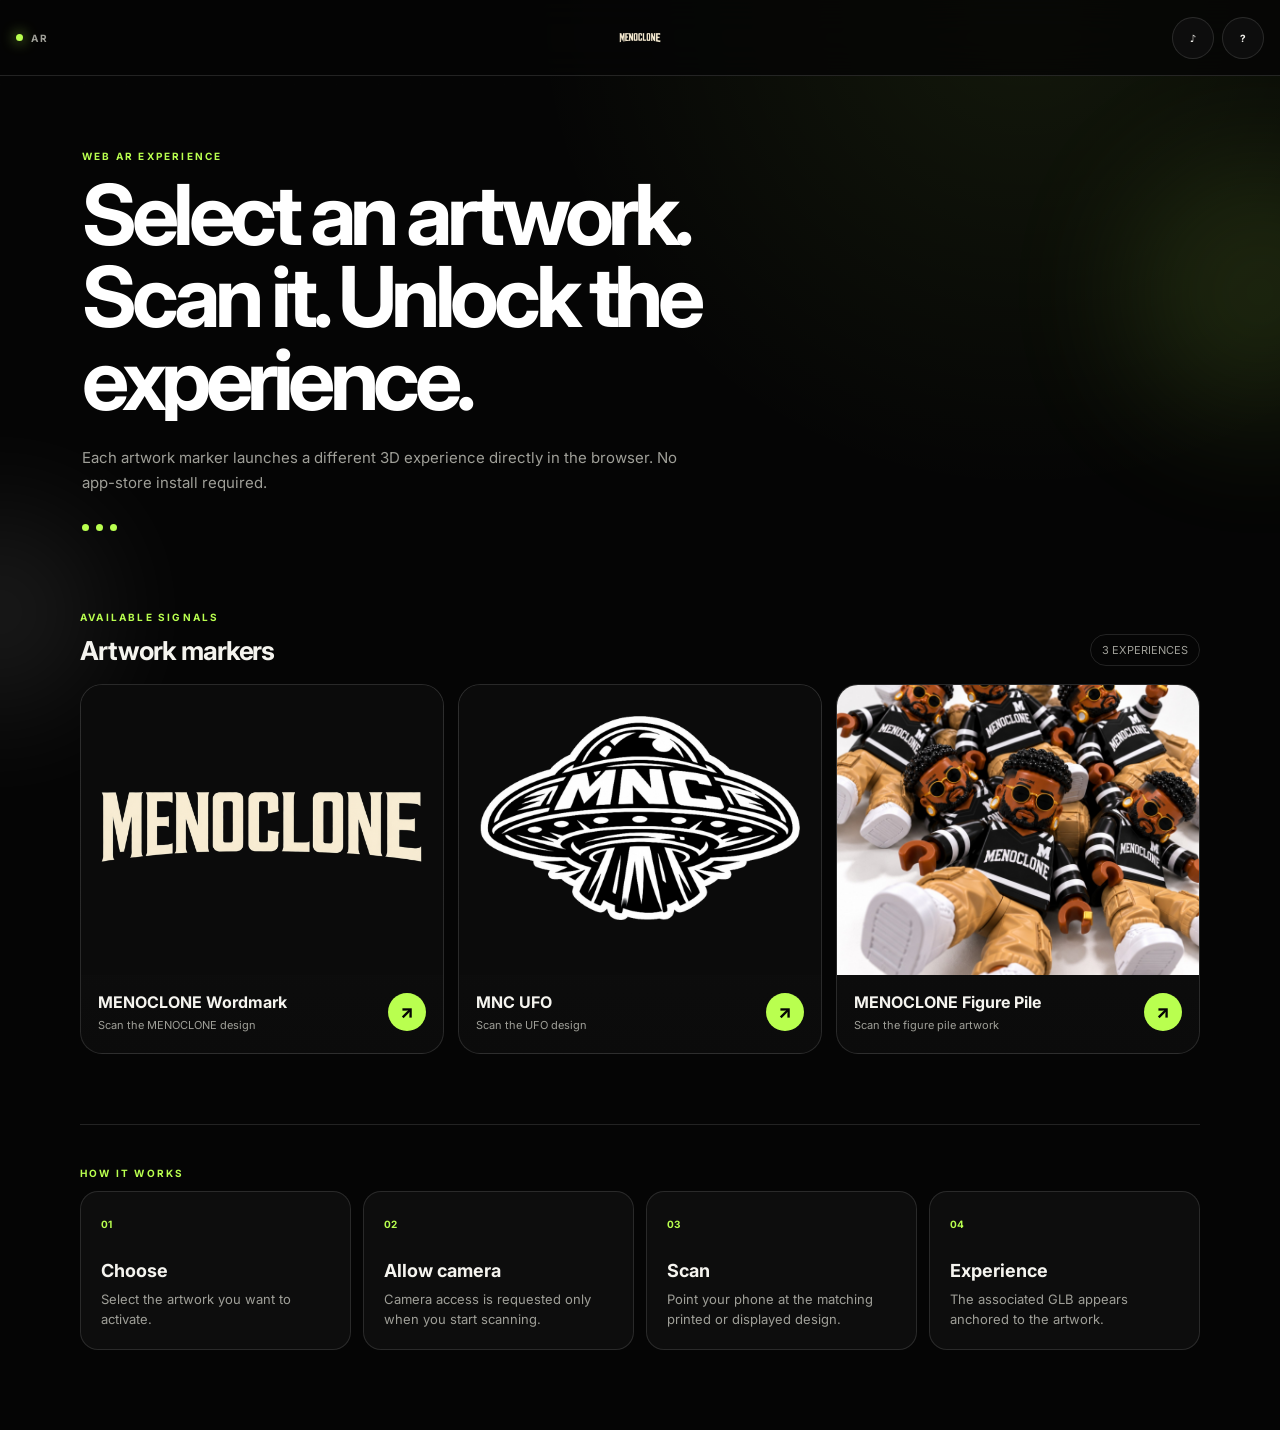
<file: index.html>
<!doctype html>
<html lang="en">
<head>
  <meta charset="UTF-8" />
  <meta name="viewport" content="width=device-width, initial-scale=1, viewport-fit=cover" />
  <meta name="theme-color" content="#050505" />
  <title>MENOCLONE AR</title>
  <link rel="preconnect" href="https://fonts.googleapis.com">
  <link rel="preconnect" href="https://fonts.gstatic.com" crossorigin>
  <link href="https://fonts.googleapis.com/css2?family=Inter:wght@400;500;600;700;800&display=swap" rel="stylesheet">
  <link rel="stylesheet" href="styles.css" />
</head>
<body>
  <div class="ambient-grid" aria-hidden="true"></div>
  <div class="orb orb-a" aria-hidden="true"></div>
  <div class="orb orb-b" aria-hidden="true"></div>

  <div id="splash" class="splash" aria-hidden="false">
    <div class="splash-pulse" aria-hidden="true"></div>
    <img class="splash-logo" src="assets/images/brand-logo.png" alt="MENOCLONE" />
    <p>SCAN THE SIGNAL</p>
    <div class="splash-loader"><i></i></div>
  </div>

  <header class="topbar">
    <div class="topbar-side topbar-left"><span class="live-dot"></span><span>AR</span></div>
    <a class="brand-logo" href="#" aria-label="MENOCLONE AR home">
      <img src="assets/images/brand-logo.png" alt="MENOCLONE" />
    </a>
    <div class="topbar-side topbar-actions">
      <button class="icon-btn sound-btn" id="soundBtn" aria-label="Toggle interface sounds" title="Toggle sound">♪</button>
      <button class="icon-btn" id="aboutBtn" aria-label="About this app">?</button>
    </div>
  </header>

  <main>
    <section class="hero reveal">
      <p class="eyebrow">WEB AR EXPERIENCE</p>
      <h2>Select an artwork.<br>Scan it. Unlock the experience.</h2>
      <p class="hero-copy">Each artwork marker launches a different 3D experience directly in the browser. No app-store install required.</p>
      <div class="hero-signal" aria-hidden="true"><span></span><span></span><span></span></div>
    </section>

    <section class="gallery-wrap reveal">
      <div class="section-row">
        <div>
          <p class="eyebrow">AVAILABLE SIGNALS</p>
          <h3>Artwork markers</h3>
        </div>
        <span id="experienceCount" class="count-pill"></span>
      </div>
      <div id="gallery" class="gallery" aria-live="polite"></div>
    </section>

    <section class="how-it-works reveal">
      <p class="eyebrow">HOW IT WORKS</p>
      <div class="steps">
        <div><span>01</span><h4>Choose</h4><p>Select the artwork you want to activate.</p></div>
        <div><span>02</span><h4>Allow camera</h4><p>Camera access is requested only when you start scanning.</p></div>
        <div><span>03</span><h4>Scan</h4><p>Point your phone at the matching printed or displayed design.</p></div>
        <div><span>04</span><h4>Experience</h4><p>The associated GLB appears anchored to the artwork.</p></div>
      </div>
    </section>
  </main>

  <div id="detailModal" class="modal" aria-hidden="true">
    <div class="modal-backdrop" data-close-modal></div>
    <article class="modal-card" role="dialog" aria-modal="true" aria-labelledby="detailTitle">
      <button class="modal-close" data-close-modal aria-label="Close">×</button>
      <div class="detail-image-wrap"><img id="detailImage" alt="Selected artwork" /><div class="image-scanline"></div></div>
      <div class="detail-content">
        <p class="eyebrow" id="detailCode"></p>
        <h3 id="detailTitle"></h3>
        <p id="detailDescription"></p>
        <div class="meta-grid">
          <div><span>MODEL</span><strong>.GLB</strong></div>
          <div><span>MODE</span><strong>IMAGE TRACKED AR</strong></div>
        </div>
        <button id="scanBtn" class="primary-btn"><span>SCAN THIS DESIGN</span><b>↗</b></button>
      </div>
    </article>
  </div>

  <div id="aboutModal" class="modal" aria-hidden="true">
    <div class="modal-backdrop" data-close-about></div>
    <article class="modal-card compact" role="dialog" aria-modal="true" aria-labelledby="aboutTitle">
      <button class="modal-close" data-close-about aria-label="Close">×</button>
      <div class="detail-content">
        <p class="eyebrow">ABOUT</p>
        <h3 id="aboutTitle">MENOCLONE AR</h3>
        <p>This prototype uses image-target tracking to recognize artwork and render GLB models over it in the browser. Replace the demo targets and model files with production assets as your collection grows.</p>
      </div>
    </article>
  </div>

  <script type="module" src="app.js"></script>
</body>
</html>
</file>
<file: styles.css>
:root{--bg:#050505;--panel:#101010;--panel2:#151515;--line:rgba(255,255,255,.12);--text:#f5f4ef;--muted:#9f9f98;--accent:#b9ff4f;--radius:22px}
*{box-sizing:border-box}html{background:var(--bg);scroll-behavior:smooth}body{margin:0;min-height:100vh;overflow-x:hidden;background:radial-gradient(circle at 80% 0%,rgba(185,255,79,.08),transparent 28%),var(--bg);color:var(--text);font-family:Inter,system-ui,sans-serif}button,a{-webkit-tap-highlight-color:transparent}.ambient-grid{position:fixed;inset:0;pointer-events:none;opacity:.12;background-image:linear-gradient(rgba(255,255,255,.035) 1px,transparent 1px),linear-gradient(90deg,rgba(255,255,255,.035) 1px,transparent 1px);background-size:42px 42px;mask-image:linear-gradient(to bottom,#000,transparent 75%)}.orb{position:fixed;border-radius:50%;pointer-events:none;filter:blur(70px);opacity:.12;animation:drift 9s ease-in-out infinite alternate}.orb-a{width:260px;height:260px;background:var(--accent);right:-110px;top:18%}.orb-b{width:180px;height:180px;background:#fff;left:-90px;top:58%;animation-delay:-4s}@keyframes drift{to{transform:translate3d(20px,-24px,0) scale(1.12)}}
.splash{position:fixed;inset:0;z-index:1000;display:grid;place-content:center;text-align:center;background:#050505;transition:opacity .7s ease,visibility .7s ease}.splash.hidden{opacity:0;visibility:hidden;pointer-events:none}.splash-logo{position:relative;z-index:2;width:min(72vw,540px);height:auto;object-fit:contain;filter:drop-shadow(0 0 22px rgba(255,255,255,.08));animation:splashLogo 1.25s cubic-bezier(.2,.8,.2,1) both}.splash p{position:relative;z-index:2;margin:20px 0 0;font-size:10px;letter-spacing:.38em;color:var(--muted);animation:fadeUp .8s .35s both}.splash-pulse{position:absolute;left:50%;top:50%;width:140px;height:140px;border:1px solid rgba(185,255,79,.34);border-radius:50%;transform:translate(-50%,-50%);animation:pulseRing 1.8s ease-out infinite}.splash-loader{position:relative;z-index:2;width:160px;height:2px;margin:28px auto 0;background:#ffffff17;overflow:hidden}.splash-loader i{display:block;width:55%;height:100%;background:var(--accent);animation:loader 1.15s ease-in-out infinite}@keyframes splashLogo{from{opacity:0;transform:scale(.88);filter:blur(10px)}to{opacity:1;transform:scale(1);filter:blur(0)}}@keyframes pulseRing{0%{opacity:.7;transform:translate(-50%,-50%) scale(.65)}100%{opacity:0;transform:translate(-50%,-50%) scale(2.8)}}@keyframes loader{0%{transform:translateX(-110%)}100%{transform:translateX(220%)}}@keyframes fadeUp{from{opacity:0;transform:translateY(12px)}to{opacity:1;transform:none}}
.topbar{position:sticky;top:0;z-index:30;min-height:76px;padding:max(8px,env(safe-area-inset-top)) max(16px,env(safe-area-inset-left)) 8px;display:grid;grid-template-columns:1fr auto 1fr;align-items:center;border-bottom:1px solid var(--line);background:rgba(5,5,5,.82);backdrop-filter:blur(18px)}.brand-logo{display:flex;justify-content:center;align-items:center;padding:4px 16px}.brand-logo img{width:min(43vw,220px);max-height:46px;object-fit:contain;transition:transform .3s ease,filter .3s ease}.brand-logo:hover img{transform:scale(1.03);filter:drop-shadow(0 0 12px rgba(185,255,79,.25))}.topbar-side{display:flex;align-items:center;gap:8px;font-size:10px;font-weight:700;letter-spacing:.18em;color:var(--muted)}.topbar-actions{justify-content:flex-end}.live-dot{width:7px;height:7px;border-radius:50%;background:var(--accent);box-shadow:0 0 14px var(--accent);animation:blink 1.7s ease-in-out infinite}@keyframes blink{50%{opacity:.35;transform:scale(.72)}}.icon-btn,.modal-close{border:1px solid var(--line);color:var(--text);background:#111b;border-radius:50%;width:42px;height:42px;font:inherit;font-weight:700;cursor:pointer;transition:.2s ease}.icon-btn:hover,.modal-close:hover{border-color:rgba(185,255,79,.55);transform:translateY(-1px)}.sound-btn.muted{color:#777;text-decoration:line-through}
main{position:relative;width:min(1180px,100%);margin:0 auto;padding:0 18px 80px}.hero{position:relative;padding:74px 2px 56px}.eyebrow{margin:0 0 12px;color:var(--accent);font-size:10px;font-weight:700;letter-spacing:.22em}.hero h2{max-width:900px;margin:0;font-size:clamp(38px,8vw,84px);line-height:.98;letter-spacing:-.065em;background:linear-gradient(115deg,#fff 0%,#fff 46%,#a7a7a1 62%,#fff 78%);background-size:220% 100%;-webkit-background-clip:text;background-clip:text;color:transparent;animation:textShimmer 7s linear infinite}.hero-copy{max-width:620px;color:var(--muted);line-height:1.7;font-size:15px;margin:24px 0 0}.hero-signal{display:flex;gap:7px;margin-top:28px}.hero-signal span{display:block;width:7px;height:7px;border-radius:50%;background:var(--accent);animation:signalBounce 1.25s ease-in-out infinite}.hero-signal span:nth-child(2){animation-delay:.14s}.hero-signal span:nth-child(3){animation-delay:.28s}@keyframes signalBounce{50%{transform:translateY(-7px);opacity:.35}}@keyframes textShimmer{to{background-position:-220% 0}}.gallery-wrap{padding:24px 0 70px}.section-row{display:flex;justify-content:space-between;align-items:end;margin-bottom:18px}.section-row h3,.how-it-works h3{margin:0;font-size:26px;letter-spacing:-.04em}.count-pill{border:1px solid var(--line);color:var(--muted);border-radius:999px;padding:8px 11px;font-size:11px}.gallery{display:grid;grid-template-columns:1fr;gap:14px}.art-card{position:relative;border:1px solid var(--line);border-radius:var(--radius);overflow:hidden;background:linear-gradient(180deg,#111,#0b0b0b);cursor:pointer;min-height:370px;transition:transform .28s ease,border-color .28s ease,box-shadow .28s ease;animation:cardIn .65s both}.art-card:nth-child(2){animation-delay:.12s}.art-card:before{content:"";position:absolute;inset:-1px;z-index:2;pointer-events:none;background:linear-gradient(115deg,transparent 25%,rgba(185,255,79,.12) 50%,transparent 75%);transform:translateX(-120%);transition:transform .7s ease}.art-card:hover:before{transform:translateX(120%)}.art-card:hover{transform:translateY(-6px) scale(1.005);border-color:rgba(185,255,79,.45);box-shadow:0 22px 55px rgba(0,0,0,.35)}.art-card img{width:100%;height:290px;object-fit:cover;display:block;background:#0b0b0b;transition:transform .6s cubic-bezier(.2,.8,.2,1),filter .4s ease}.art-card:hover img{transform:scale(1.035);filter:contrast(1.06)}.art-card footer{display:flex;align-items:center;justify-content:space-between;padding:17px}.art-card h4{margin:0;font-size:16px}.art-card p{margin:6px 0 0;font-size:11px;color:var(--muted)}.card-arrow{width:38px;height:38px;border-radius:50%;display:grid;place-items:center;background:var(--accent);color:#050505;font-size:18px;font-weight:800;transition:transform .25s ease}.art-card:hover .card-arrow{transform:rotate(45deg)}@keyframes cardIn{from{opacity:0;transform:translateY(24px)}to{opacity:1;transform:none}}.how-it-works{border-top:1px solid var(--line);padding-top:42px}.steps{display:grid;grid-template-columns:1fr;gap:12px}.steps div{padding:20px;border:1px solid var(--line);border-radius:18px;background:#0d0d0d;transition:.25s ease}.steps div:hover{transform:translateY(-3px);border-color:rgba(185,255,79,.34)}.steps span{font-size:10px;color:var(--accent);font-weight:700}.steps h4{margin:28px 0 8px;font-size:18px}.steps p{margin:0;color:var(--muted);line-height:1.55;font-size:13px}.reveal{animation:fadeUp .8s both}
.modal{position:fixed;inset:0;z-index:100;display:grid;place-items:end center;visibility:hidden;opacity:0;transition:.25s ease}.modal.open{visibility:visible;opacity:1}.modal-backdrop{position:absolute;inset:0;background:rgba(0,0,0,.76);backdrop-filter:blur(12px)}.modal-card{position:relative;width:min(100%,760px);max-height:92vh;overflow:auto;border:1px solid var(--line);border-radius:28px 28px 0 0;background:#0b0b0b;transform:translateY(24px) scale(.98);transition:transform .3s cubic-bezier(.2,.8,.2,1);box-shadow:0 30px 90px #0008}.modal.open .modal-card{transform:translateY(0) scale(1)}.modal-card.compact{max-width:600px}.modal-close{position:absolute;top:14px;right:14px;z-index:3;font-size:23px}.detail-image-wrap{position:relative;aspect-ratio:1.35/1;overflow:hidden;background:#111}.detail-image-wrap img{width:100%;height:100%;object-fit:cover}.image-scanline{position:absolute;left:0;right:0;height:2px;top:0;background:linear-gradient(90deg,transparent,var(--accent),transparent);box-shadow:0 0 22px var(--accent);animation:scanline 2.1s linear infinite}@keyframes scanline{0%{top:0;opacity:0}12%{opacity:1}88%{opacity:1}100%{top:100%;opacity:0}}.detail-content{padding:24px}.detail-content h3{margin:0 0 12px;font-size:34px;letter-spacing:-.05em}.detail-content>p:not(.eyebrow){color:var(--muted);line-height:1.65}.meta-grid{display:grid;grid-template-columns:1fr 1fr;border:1px solid var(--line);border-radius:16px;overflow:hidden;margin:22px 0}.meta-grid div{padding:14px}.meta-grid div+div{border-left:1px solid var(--line)}.meta-grid span{display:block;font-size:9px;color:var(--muted);letter-spacing:.16em}.meta-grid strong{display:block;margin-top:7px;font-size:11px}.primary-btn{width:100%;min-height:56px;border:0;border-radius:999px;background:var(--accent);color:#050505;font-weight:800;letter-spacing:.02em;cursor:pointer;display:flex;align-items:center;justify-content:center;gap:12px;transition:transform .2s ease,box-shadow .2s ease}.primary-btn:hover{transform:translateY(-2px);box-shadow:0 10px 35px rgba(185,255,79,.2)}.primary-btn b{font-size:17px;transition:transform .2s ease}.primary-btn:hover b{transform:translate(2px,-2px)}
@media (prefers-reduced-motion:reduce){*,*:before,*:after{animation-duration:.01ms!important;animation-iteration-count:1!important;scroll-behavior:auto!important;transition-duration:.01ms!important}}@media(min-width:700px){main{padding-inline:30px}.gallery{grid-template-columns:repeat(2,1fr)}.steps{grid-template-columns:repeat(2,1fr)}.modal{place-items:center}.modal-card{border-radius:28px}}@media(min-width:1024px){.gallery{grid-template-columns:repeat(3,1fr)}.steps{grid-template-columns:repeat(4,1fr)}}
</file>
